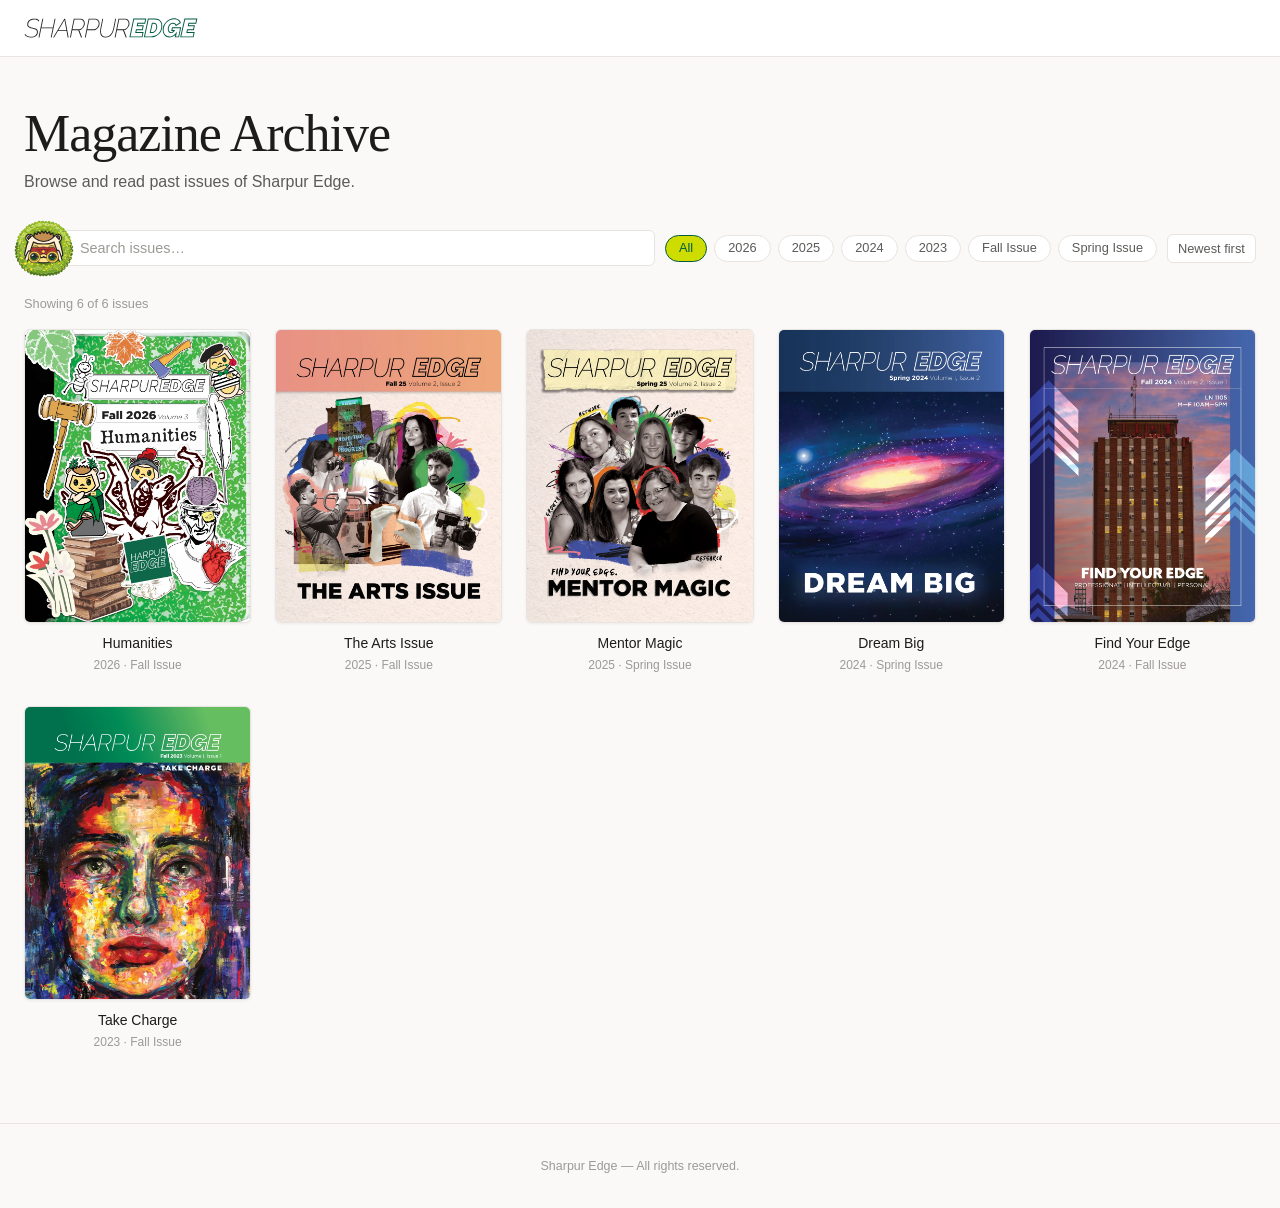
<file: index.html>
<!DOCTYPE html>
<html lang="en">
<head>
  <meta charset="UTF-8">
  <meta name="viewport" content="width=device-width, initial-scale=1">
  <title>Sharpur Edge Magazine Archive</title>

  <!-- Shared design tokens (colors, fonts, buttons) -->
  <link rel="stylesheet" href="assets/style.css">

  <style>
    /* =============================================================
       ARCHIVE PAGE STYLES
       Most visual customization should happen in assets/style.css.
       Only archive-specific layout is here.
       ============================================================= */

    /* ---- Header layout ---- */
    .header-inner {
      max-width: 1280px;
      margin: 0 auto;
      padding: 0 24px;
      height: 56px;
      display: flex;
      align-items: center;
      justify-content: space-between;
      gap: 16px;
    }

    /* ---- Hero section ---- */
    .hero {
      max-width: 1280px;
      margin: 0 auto;
      padding: 48px 24px 36px;
    }
    .hero h1 {
      font-family: var(--font-serif);
      font-size: clamp(2rem, 5vw, 3.25rem);
      font-weight: normal;
      margin: 0 0 8px;
      letter-spacing: -0.02em;
      line-height: 1.1;
    }
    .hero p {
      color: var(--text-mid);
      font-size: 1rem;
      margin: 0;
    }

    /* ---- Search + Filter toolbar ---- */
    .toolbar {
      max-width: 1280px;
      margin: 0 auto;
      padding: 0 24px 28px;
      display: flex;
      flex-wrap: wrap;
      gap: 10px;
      align-items: center;
    }

    /* Search input */
    .search-wrap {
      position: relative;
      flex: 1 1 260px;
    }

    .search-icon {
      position: absolute;
      left: -10px;
      top: 50%;
      transform: translateY(-50%);
      pointer-events: none;
      width: 60px;
      height: 60px;
      object-fit: contain;
      opacity: 1;
    }
    
    #searchInput {
      width: 100%;
      padding: 9px 12px 9px 55px;
      border: 1px solid var(--border);
      border-radius: var(--radius);
      background: var(--surface);
      font-family: var(--font-sans);
      font-size: 0.9rem;
      color: var(--text-dark);
      outline: none;
      transition: border-color 0.15s;
      -webkit-appearance: none;
    }
    #searchInput:focus { border-color: var(--accent); }
    #searchInput::placeholder { color: var(--text-light); }

    /* Filter pill buttons */
    .filter-group {
      display: flex;
      gap: 7px;
      flex-wrap: wrap;
    }
    .filter-btn {
      padding: 6px 13px;
      border: 1px solid var(--border);
      border-radius: 100px;
      background: var(--surface);
      font-family: var(--font-sans);
      font-size: 0.8rem;
      color: var(--text-mid);
      cursor: pointer;
      transition: all 0.15s;
      line-height: 1;
    }
    .filter-btn:hover,
    .filter-btn[aria-pressed="true"] {
      border-color: var(--accent);
      color: var(--accent);
      background: var(--accent-bg);
    }

    /* Sort dropdown */
    #sortSelect {
      padding: 6px 10px;
      border: 1px solid var(--border);
      border-radius: var(--radius);
      background: var(--surface);
      font-family: var(--font-sans);
      font-size: 0.8rem;
      color: var(--text-mid);
      cursor: pointer;
      outline: none;
      -webkit-appearance: none;
    }
    #sortSelect:focus { border-color: var(--accent); }

    /* ---- Result count line ---- */
    .result-info {
      max-width: 1280px;
      margin: 0 auto;
      padding: 0 24px 16px;
      font-size: 0.8rem;
      color: var(--text-light);
      min-height: 1.2em; /* Prevent layout jump */
    }

    /* ---- Magazine grid ---- */
    .grid {
      max-width: 1280px;
      margin: 0 auto;
      padding: 0 24px 72px;
      display: grid;
      grid-template-columns: repeat(auto-fill, minmax(190px, 1fr));
      gap: 32px 24px;
    }

    /* ---- Magazine card ---- */
    .mag-card {
      display: block;
      text-decoration: none;
      color: inherit;
    }
    .mag-card:hover .cover-frame {
      transform: translateY(-4px);
      border-color: var(--accent);
      box-shadow: var(--shadow-md);
    }
    .cover-frame {
      aspect-ratio: 8.5 / 11;  /* Standard magazine ratio */
      border: 1px solid var(--border);
      border-radius: var(--radius);
      overflow: hidden;
      background: var(--surface);
      transition: transform 0.2s ease, border-color 0.2s, box-shadow 0.2s;
      box-shadow: var(--shadow-sm);
    }
    .cover-frame img {
      width: 100%;
      height: 100%;
      object-fit: cover;
    }
    /* Placeholder when no cover image exists */
    .cover-placeholder {
      width: 100%;
      height: 100%;
      display: flex;
      flex-direction: column;
      align-items: center;
      justify-content: center;
      gap: 8px;
      background: #F0EDE8;
      color: var(--text-light);
      font-size: 2.25rem;
    }
    .cover-placeholder span {
      font-size: 0.7rem;
      font-family: var(--font-sans);
      letter-spacing: 0.04em;
      text-transform: uppercase;
    }

    .mag-title {
      margin-top: 11px;
      text-align: center;
      font-size: 0.875rem;
      font-weight: 500;
      color: var(--text-dark);
      line-height: 1.35;
    }
    .mag-meta {
      text-align: center;
      font-size: 0.75rem;
      color: var(--text-light);
      margin-top: 3px;
    }

    /* ---- State messages (loading / empty / error) ---- */
    .state-box {
      grid-column: 1 / -1;
      text-align: center;
      padding: 64px 24px;
      color: var(--text-mid);
    }
    .state-box .icon {
      font-size: 2.5rem;
      display: block;
      width: 100px;
      height: 100px;
      object-fit: contain;
      margin: 0 auto 12px;
    }
    .state-box strong {
      display: block;
      margin-bottom: 6px;
      font-size: 1rem;
    }
    .state-box small {
      color: var(--text-light);
      font-size: 0.8rem;
      line-height: 1.6;
    }
    .state-box code {
      background: #F0EDE8;
      padding: 1px 5px;
      border-radius: 3px;
      font-size: 0.8em;
    }

    /* ---- Loading skeleton animation ---- */
    .skeleton .cover-frame {
      background: linear-gradient(90deg, #EEECEA 25%, #E3E0DB 50%, #EEECEA 75%);
      background-size: 200% 100%;
      animation: shimmer 1.4s infinite;
    }
    .skeleton .mag-title {
      height: 12px;
      width: 65%;
      margin: 11px auto 4px;
      background: #E3E0DB;
      border-radius: 3px;
    }
    .skeleton .mag-meta {
      height: 10px;
      width: 40%;
      margin: 0 auto;
      background: #EEECEA;
      border-radius: 3px;
    }
    @keyframes shimmer {
      0%   { background-position: 200% 0; }
      100% { background-position: -200% 0; }
    }

    /* ---- Footer ---- */
    footer {
      border-top: 1px solid var(--border);
      text-align: center;
      padding: 20px 24px;
      font-size: 0.78rem;
      color: var(--text-light);
    }

    /* ---- Mobile ---- */
    @media (max-width: 640px) {
      .header-inner { padding: 0 16px; }
      .hero  { padding: 32px 16px 28px; }
      .toolbar { padding: 0 16px 24px; }
      .result-info { padding: 0 16px 12px; }
      .grid  { padding: 0 16px 56px; gap: 24px 16px;
               grid-template-columns: repeat(auto-fill, minmax(150px, 1fr)); }
    }
  </style>
</head>
<body>

<!-- ============================================================
     HEADER
     ============================================================ -->
<header class="site-header" role="banner">
  <div class="header-inner">
    <a href="index.html" aria-label="Sharpur Edge - home">
      <img src="assets/sharpur-edge-logo.svg" alt="Sharpur Edge" height="32">
    </a>
  </div>
</header>

<!-- ============================================================
     HERO
     ============================================================ -->
<section class="hero">
  <h1>Magazine Archive</h1>
  <p>Browse and read past issues of Sharpur Edge.</p>
</section>

<!-- ============================================================
     SEARCH + FILTERS
     ============================================================ -->
<div class="toolbar" role="search">
  <div class="search-wrap">
    <img class="search-icon" src="assets/pips/over-the-hedge-pip.svg" alt="Pip Mascot peeking through a Bush with Binoculars" aria-hidden="true" width="30" height="30">
    <input
      id="searchInput"
      type="search"
      placeholder="Search issues…"
      aria-label="Search magazines"
      autocomplete="off"
    >
  </div>

  <!-- Filter buttons are generated dynamically from magazines.json -->
  <div class="filter-group" id="filterGroup" role="group" aria-label="Filter by year or category"></div>
  <select id="sortSelect" aria-label="Sort magazines">
  <option value="newest">Newest first</option>
  <option value="oldest">Oldest first</option>
  <option value="title">Title A-Z</option>
</select>
</div>

<!-- Result count (updated dynamically) -->
<div class="result-info" id="resultInfo" aria-live="polite"></div>

<!-- ============================================================
     MAIN GRID
     ============================================================ -->
<main>
  <div class="grid" id="grid" aria-label="Magazine collection"></div>
</main>

<!-- ============================================================
     FOOTER
     ============================================================ -->
<footer>
  <p>Sharpur Edge — All rights reserved.</p>
</footer>


<script>
  /* ================================================================
     ARCHIVE PAGE — JAVASCRIPT
     ----------------------------------------------------------------
      FUTURE EMPLOYEES: Do NOT edit this script.
        All magazine data lives in data/magazines.json.
        To add a new issue, edit that JSON file — not this page.
     ================================================================ */

  // ----------------------------------------------------------------
  // State
  // ----------------------------------------------------------------
  let allMagazines = [];       // Full list loaded from magazines.json
  let activeFilters = new Set(); // Active year/category filters
  let searchQuery   = "";       // Current search string

  // ----------------------------------------------------------------
  // DOM references
  // ----------------------------------------------------------------
  const grid        = document.getElementById('grid');
  const filterGroup = document.getElementById('filterGroup');
  const resultInfo  = document.getElementById('resultInfo');
  const searchInput = document.getElementById('searchInput');

  // ----------------------------------------------------------------
  // STEP 1: Load magazine data from config file
  // ----------------------------------------------------------------
  async function loadMagazines() {
    showSkeletons(8);

    try {
      const response = await fetch('data/magazines.json');

      if (!response.ok) {
        throw new Error(`Server returned ${response.status}`);
      }

      allMagazines = await response.json();

      if (!Array.isArray(allMagazines)) {
        throw new Error('magazines.json should be a JSON array');
      }

      buildFilters();
      renderGrid();

    } catch (err) {
      console.error('Failed to load magazines.json:', err);
      grid.innerHTML = `
        <div class="state-box">
          <strong>Could not load the magazine list.</strong>
          <small>
            Make sure <code>data/magazines.json</code> exists and is valid JSON.<br>
            This page must be served from a web server (not opened as a file).<br>
            <br>Error: ${err.message}
          </small>
        </div>`;
    }
  }

  // ----------------------------------------------------------------
  // STEP 2: Build filter pills from unique years + categories
  // ----------------------------------------------------------------
  function buildFilters() {
    // Collect unique years (newest first) and categories
    const years = [...new Set(allMagazines.map(m => m.year).filter(Boolean))]
      .sort((a, b) => b.localeCompare(a));
    const cats = [...new Set(allMagazines.map(m => m.category).filter(Boolean))];

    filterGroup.innerHTML = "";

    // "All" pill — clears all filters
    filterGroup.appendChild(
      makeFilterPill("All", () => {
        activeFilters.clear();
        syncFilterUI();
        renderGrid();
      })
    );

    // Year pills
    years.forEach(y => {
      filterGroup.appendChild(makeFilterPill(y, () => toggleFilter(y)));
    });

    // Category pills
    cats.forEach(c => {
      filterGroup.appendChild(makeFilterPill(c, () => toggleFilter(c)));
    });

    syncFilterUI();
  }

  // Create a single filter pill button
  function makeFilterPill(label, onClick) {
    const btn = document.createElement('button');
    btn.className = 'filter-btn';
    btn.textContent = label;
    btn.dataset.value = label;
    btn.setAttribute('aria-pressed', 'false');
    btn.addEventListener('click', () => {
      onClick();
      syncFilterUI();
    });
    return btn;
  }

  // Toggle a filter value on/off
  function toggleFilter(value) {
    if (activeFilters.has(value)) {
      activeFilters.delete(value);
    } else {
      activeFilters.add(value);
    }
    renderGrid();
  }

  // Update aria-pressed state on all filter pills
  function syncFilterUI() {
    filterGroup.querySelectorAll('.filter-btn').forEach(btn => {
      const val = btn.dataset.value;
      const isAll = val === 'All';
      const isActive = isAll ? activeFilters.size === 0 : activeFilters.has(val);
      btn.setAttribute('aria-pressed', String(isActive));
    });
  }

  // ----------------------------------------------------------------
  // STEP 3: Filter and render the grid
  // ----------------------------------------------------------------
  function getFilteredMagazines() {
    let results = allMagazines.filter(mag => {
      if (activeFilters.size > 0) {
        const matchesYear     = mag.year     && activeFilters.has(mag.year);
        const matchesCategory = mag.category && activeFilters.has(mag.category);
        if (!matchesYear && !matchesCategory) return false;
      }
      if (searchQuery) {
        const q = searchQuery.toLowerCase();
        const haystack = [mag.title, mag.year, mag.category, mag.description]
          .filter(Boolean).join(' ').toLowerCase();
        if (!haystack.includes(q)) return false;
      }
      return true;
    });

    const sort = document.getElementById('sortSelect').value;
    results.sort((a, b) => {
      if (sort === 'newest') return (b.year || '').localeCompare(a.year || '');
      if (sort === 'oldest') return (a.year || '').localeCompare(b.year || '');
      if (sort === 'title')  return (a.title || '').localeCompare(b.title || '');
      return 0;
    });

    return results;
  }

  function renderGrid() {
    const filtered = getFilteredMagazines();

    // Update result count
    if (allMagazines.length > 0) {
      resultInfo.textContent = `Showing ${filtered.length} of ${allMagazines.length} issue${allMagazines.length !== 1 ? 's' : ''}`;
    }

    // Empty state
    if (filtered.length === 0) {
      grid.innerHTML = `
        <div class="state-box">
          <img class="icon" src="assets/pips/exploring-pip.png" alt="" aria-hidden="true" width="" height="">
          <strong>No magazines match your search.</strong>
          <small>Try clearing the search or removing filters.</small>
        </div>`;
      return;
    }

    // Render cards
    grid.innerHTML = "";
    filtered.forEach(mag => grid.appendChild(buildCard(mag)));
  }

  // ----------------------------------------------------------------
  // Build a single magazine card element
  // ----------------------------------------------------------------
  function buildCard(mag) {
    const link = document.createElement('a');
    link.className = 'mag-card';
    link.href      = `reader.html?id=${encodeURIComponent(mag.id)}`;
    link.setAttribute('aria-label', `Read ${mag.title}`);

    // Cover image (with placeholder fallback)
    const frame = document.createElement('div');
    frame.className = 'cover-frame';

    if (mag.cover) {
      const img    = document.createElement('img');
      img.src      = mag.cover;
      img.alt      = `Cover of ${mag.title}`;
      img.loading  = 'lazy';
      img.width    = 400;
      img.height   = 518;
      // If image fails to load, show placeholder
      img.onerror  = () => {
        frame.innerHTML = '<div class="cover-placeholder">📰<span>No cover</span></div>';
      };
      frame.appendChild(img);
    } else {
      frame.innerHTML = '<div class="cover-placeholder">📰<span>No cover</span></div>';
    }

    // Title
    const titleEl = document.createElement('div');
    titleEl.className   = 'mag-title';
    titleEl.textContent = mag.title;

    // Metadata (year · category)
    const metaEl = document.createElement('div');
    metaEl.className   = 'mag-meta';
    metaEl.textContent = [mag.year, mag.category].filter(Boolean).join(' · ');

    link.appendChild(frame);
    link.appendChild(titleEl);
    link.appendChild(metaEl);

    return link;
  }

  // ----------------------------------------------------------------
  // Show skeleton loading cards while data is fetching
  // ----------------------------------------------------------------
  function showSkeletons(count) {
    grid.innerHTML = "";
    for (let i = 0; i < count; i++) {
      const div = document.createElement('div');
      div.className = 'mag-card skeleton';
      div.setAttribute('aria-hidden', 'true');
      div.innerHTML = `
        <div class="cover-frame"></div>
        <div class="mag-title"></div>
        <div class="mag-meta"></div>`;
      grid.appendChild(div);
    }
  }

  // ----------------------------------------------------------------
  // Search handler
  // ----------------------------------------------------------------
  searchInput.addEventListener('input', () => {
    searchQuery = searchInput.value.trim();
    renderGrid();
  });

  document.getElementById('sortSelect').addEventListener('change', renderGrid);

  // ----------------------------------------------------------------
  // Initialize on page load
  // ----------------------------------------------------------------
  loadMagazines();
</script>
</body>
</html>
</file>
<file: assets/style.css>
/* =================================================================
   MENTOR MAGIC — SHARED STYLES
   style.css
   -----------------------------------------------------------------
   FUTURE EDITORS: This is the ONE file to edit if you want to
   change the look of the entire site (colors, fonts, spacing).

   Change values inside :root { } only.
   Do NOT edit anything below the "GLOBAL RESETS" comment unless
   you know what you're doing.
   ================================================================= */

:root {
  /* ---- Brand Colors ---- */
  --bg:           #FAF9F7;     /* Page background */
  --surface:      #ffffff;     /* Cards, header */
  --border:       #E8E4DF;     /* Subtle dividers */
  --text-dark:    #1C1C1A;     /* Headings, body */
  --text-mid:     #5C5A57;     /* Secondary text */
  --text-light:   #9C9A96;     /* Hints, metadata */
  --accent:       #005a43;     /* Links, hover, active — change this to rebrand */
  --accent-hover: #6cc24a;
  --accent-bg:    #cedc00;     /* Very light accent tint */

  /* ---- Shape ---- */
  --radius:       6px;         /* Corner radius for cards / buttons */
  --radius-sm:    4px;

  /* ---- Typography ---- */
  --font-serif: Georgia, 'Times New Roman', serif;   /* Headings, wordmark */
  --font-sans:  -apple-system, BlinkMacSystemFont, 'Segoe UI', sans-serif;  /* UI + body */

  /* ---- Shadows ---- */
  --shadow-sm: 0 1px 3px rgba(0,0,0,0.06);
  --shadow-md: 0 4px 14px rgba(0,0,0,0.08);
}


/* =================================================================
   GLOBAL RESETS — Do not edit below this line unless you know CSS.
   ================================================================= */

*, *::before, *::after {
  box-sizing: border-box;
}

body {
  margin: 0;
  background: var(--bg);
  color: var(--text-dark);
  font-family: var(--font-sans);
  -webkit-font-smoothing: antialiased;
  line-height: 1.5;
}

a {
  color: inherit;
  text-decoration: none;
}

button {
  cursor: pointer;
  font-family: var(--font-sans);
}

img {
  display: block;
  max-width: 100%;
}


/* -----------------------------------------------------------------
   SHARED BUTTON COMPONENT
   Usage:  <button class="btn">Default</button>
           <button class="btn btn-accent">Primary</button>
           <a class="btn" href="...">Link Button</a>
   ----------------------------------------------------------------- */
.btn {
  display: inline-flex;
  align-items: center;
  gap: 6px;
  padding: 7px 13px;
  border: 1px solid var(--border);
  border-radius: var(--radius);
  background: var(--surface);
  font-size: 0.875rem;
  color: var(--text-dark);
  cursor: pointer;
  transition: border-color 0.15s, color 0.15s, background 0.15s;
  text-decoration: none;
  white-space: nowrap;
  line-height: 1;
}
.btn:hover {
  border-color: var(--accent);
  color: var(--accent);
}
.btn-accent {
  background: var(--accent);
  border-color: var(--accent);
  color: #fff;
  font-weight: 500;
}
.btn-accent:hover {
  background: var(--accent-hover);
  border-color: var(--accent-hover);
  color: #005a43;
}
.btn-icon {
  padding: 7px 10px;
  font-size: 0.9rem;
}


/* -----------------------------------------------------------------
   SHARED HEADER
   Used on both index.html and reader.html
   ----------------------------------------------------------------- */
.site-header {
  background: var(--surface);
  border-bottom: 1px solid var(--border);
  position: sticky;
  top: 0;
  z-index: 200;
}

.wordmark {
  font-family: var(--font-serif);
  font-size: 1rem;
  font-weight: normal;
  letter-spacing: 0.03em;
  color: var(--text-dark);
  text-decoration: none;
  white-space: nowrap;
}
.wordmark em {
  color: var(--accent);
  font-style: normal;
}


/* -----------------------------------------------------------------
   UTILITY
   ----------------------------------------------------------------- */
.sr-only {
  position: absolute;
  width: 1px;
  height: 1px;
  overflow: hidden;
  clip: rect(0,0,0,0);
  white-space: nowrap;
}

.divider {
  width: 1px;
  height: 20px;
  background: var(--border);
  flex-shrink: 0;
}
</file>
